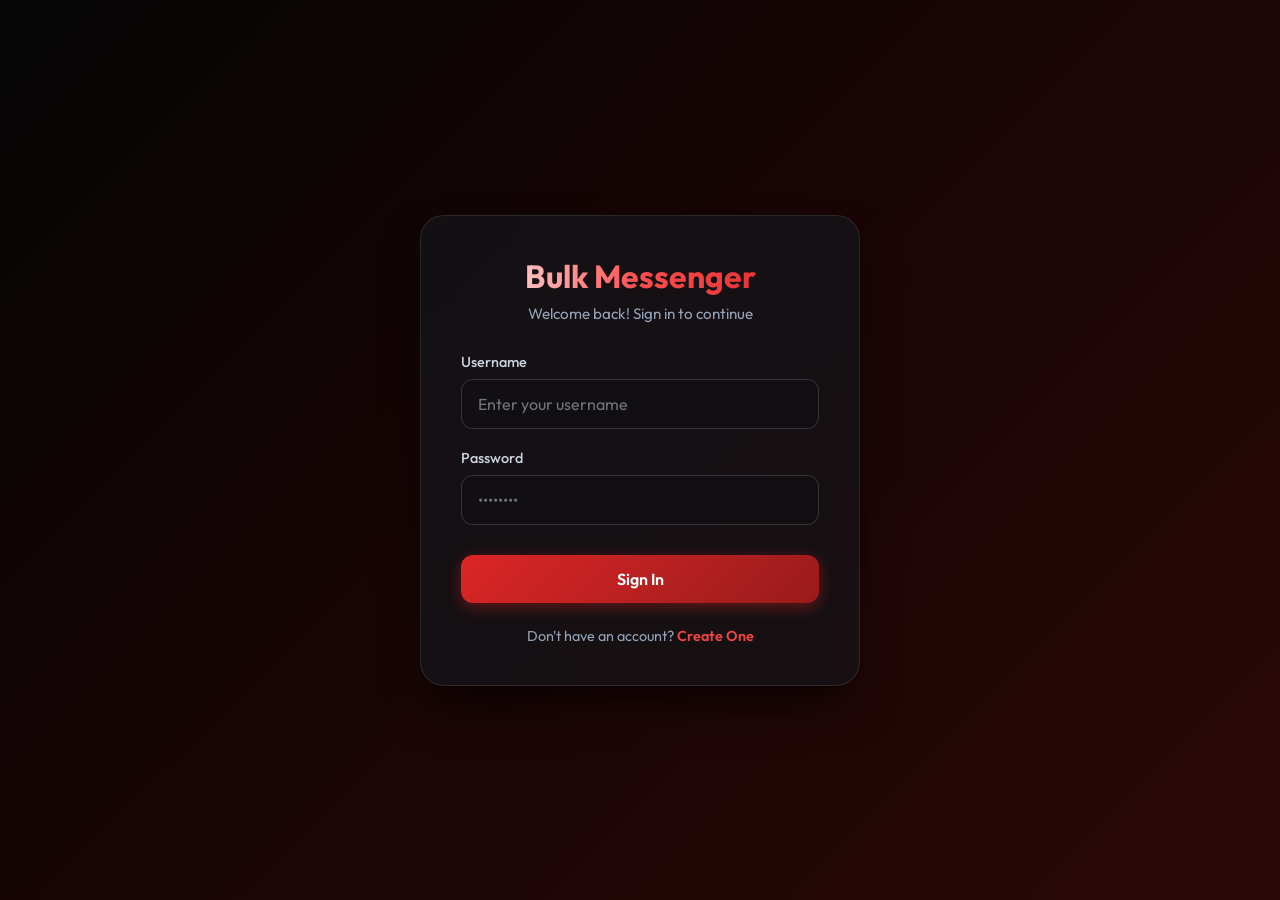
<file: templates/login.html>
<!DOCTYPE html>
<html lang="en">
<head>
    <meta charset="UTF-8">
    <meta name="viewport" content="width=device-width, initial-scale=1.0">
    <title>Login - Bulk Messenger</title>
    <link href="https://fonts.googleapis.com/css2?family=Outfit:wght@300;400;500;600;700&display=swap" rel="stylesheet">
    <style>
        * {
            box-sizing: border-box;
            margin: 0;
            padding: 0;
            font-family: 'Outfit', sans-serif;
        }
        body {
            background: linear-gradient(135deg, #050505 0%, #1a0505 50%, #2b0808 100%);
            min-height: 100vh;
            display: flex;
            align-items: center;
            justify-content: center;
            color: #f8fafc;
            padding: 20px;
        }
        .auth-card {
            background: rgba(20, 20, 24, 0.75);
            backdrop-filter: blur(16px);
            border: 1px solid rgba(255, 255, 255, 0.1);
            border-radius: 24px;
            padding: 40px;
            width: 100%;
            max-width: 440px;
            box-shadow: 0 25px 50px -12px rgba(0, 0, 0, 0.7);
            animation: fadeIn 0.6s ease-out;
        }
        @keyframes fadeIn {
            from { opacity: 0; transform: translateY(20px); }
            to { opacity: 1; transform: translateY(0); }
        }
        .logo-title {
            text-align: center;
            margin-bottom: 30px;
        }
        .logo-title h1 {
            font-size: 2rem;
            font-weight: 700;
            background: linear-gradient(to right, #ffffff, #ff4d4d, #dc2626);
            -webkit-background-clip: text;
            -webkit-text-fill-color: transparent;
            margin-bottom: 8px;
        }
        .logo-title p {
            color: #94a3b8;
            font-size: 0.95rem;
        }
        .form-group {
            margin-bottom: 20px;
        }
        .form-group label {
            display: block;
            margin-bottom: 8px;
            font-size: 0.9rem;
            font-weight: 500;
            color: #cbd5e1;
        }
        .form-group input {
            width: 100%;
            padding: 14px 16px;
            border-radius: 12px;
            border: 1px solid rgba(255, 255, 255, 0.15);
            background: rgba(15, 15, 20, 0.6);
            color: #fff;
            font-size: 1rem;
            outline: none;
            transition: all 0.3s ease;
        }
        .form-group input:focus {
            border-color: #ef4444;
            box-shadow: 0 0 0 4px rgba(239, 68, 68, 0.2);
        }
        .btn-submit {
            width: 100%;
            padding: 14px;
            border-radius: 12px;
            border: none;
            background: linear-gradient(135deg, #dc2626 0%, #991b1b 100%);
            color: #ffffff;
            font-size: 1rem;
            font-weight: 600;
            cursor: pointer;
            transition: all 0.3s ease;
            box-shadow: 0 4px 15px rgba(220, 38, 38, 0.4);
            margin-top: 10px;
        }
        .btn-submit:hover {
            opacity: 0.95;
            transform: translateY(-2px);
            box-shadow: 0 6px 20px rgba(220, 38, 38, 0.6);
        }
        .auth-footer {
            text-align: center;
            margin-top: 24px;
            font-size: 0.9rem;
            color: #94a3b8;
        }
        .auth-footer a {
            color: #ef4444;
            text-decoration: none;
            font-weight: 600;
            transition: color 0.2s;
        }
        .auth-footer a:hover {
            color: #ff6b6b;
        }
        .alert-box {
            padding: 12px 16px;
            border-radius: 10px;
            font-size: 0.9rem;
            margin-bottom: 20px;
            display: none;
        }
        .alert-error {
            background: rgba(239, 68, 68, 0.2);
            border: 1px solid rgba(239, 68, 68, 0.4);
            color: #fca5a5;
        }
    </style>
</head>
<body>
    <div class="auth-card">
        <div class="logo-title">
            <h1>Bulk Messenger</h1>
            <p>Welcome back! Sign in to continue</p>
        </div>
        
        <div id="alert-box" class="alert-box alert-error"></div>

        <form id="login-form">
            <div class="form-group">
                <label for="username">Username</label>
                <input type="text" id="username" required placeholder="Enter your username">
            </div>
            <div class="form-group">
                <label for="password">Password</label>
                <input type="password" id="password" required placeholder="••••••••">
            </div>
            <button type="submit" class="btn-submit" id="btn-login">Sign In</button>
        </form>

        <div class="auth-footer">
            Don't have an account? <a href="/signup">Create One</a>
        </div>
    </div>

    <script>
        const form = document.getElementById('login-form');
        const alertBox = document.getElementById('alert-box');
        const btnLogin = document.getElementById('btn-login');

        form.addEventListener('submit', async (e) => {
            e.preventDefault();
            alertBox.style.display = 'none';
            btnLogin.disabled = true;
            btnLogin.innerText = 'Signing in...';

            const username = document.getElementById('username').value;
            const password = document.getElementById('password').value;

            try {
                const res = await fetch('/login', {
                    method: 'POST',
                    headers: { 'Content-Type': 'application/json' },
                    body: JSON.stringify({ username, password })
                });
                const data = await res.json();

                if (data.success) {
                    window.location.href = data.redirect || '/';
                } else {
                    alertBox.innerText = data.message || 'Login failed.';
                    alertBox.style.display = 'block';
                    btnLogin.disabled = false;
                    btnLogin.innerText = 'Sign In';
                }
            } catch (err) {
                alertBox.innerText = 'Connection error. Please try again.';
                alertBox.style.display = 'block';
                btnLogin.disabled = false;
                btnLogin.innerText = 'Sign In';
            }
        });
    </script>
</body>
</html>
</file>
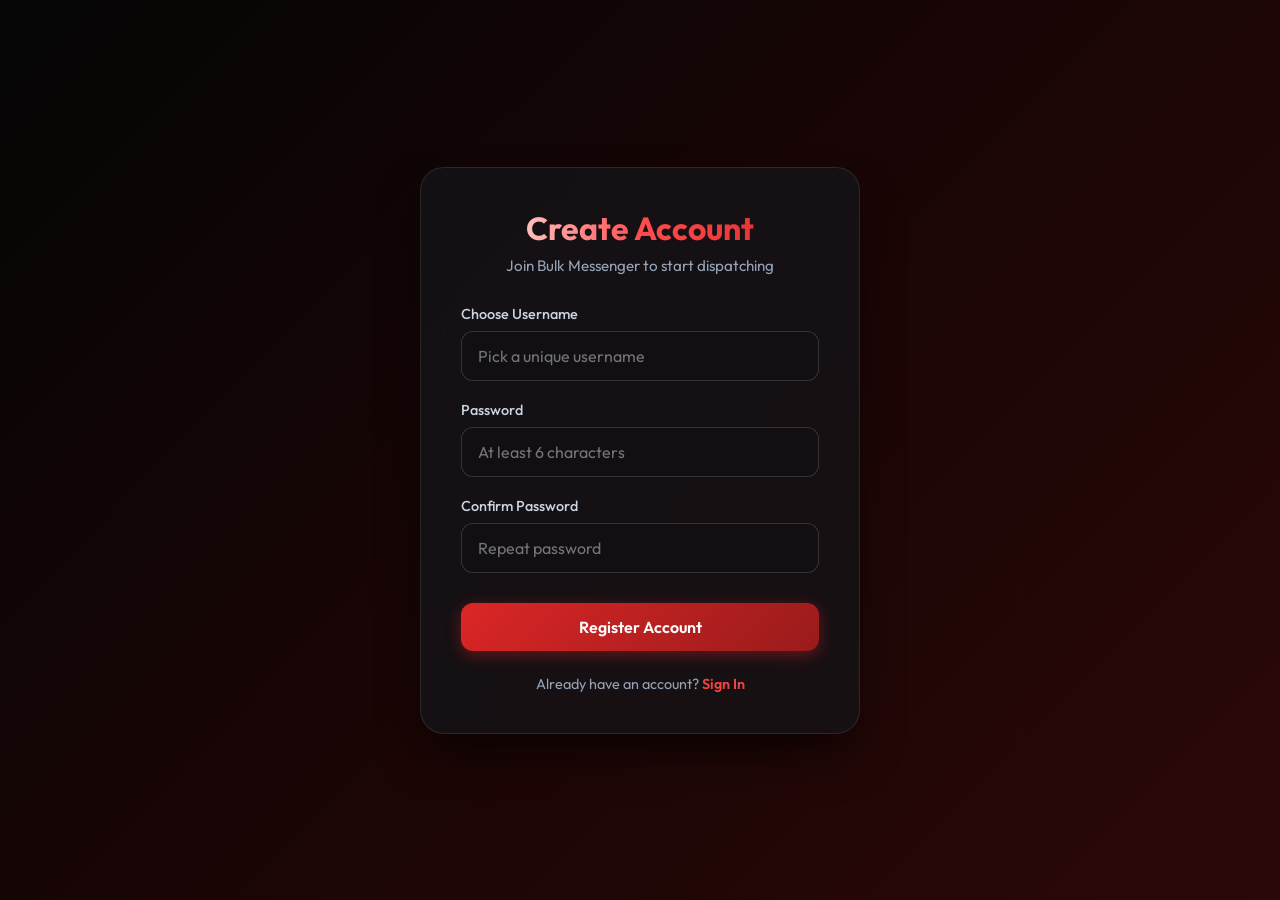
<file: templates/signup.html>
<!DOCTYPE html>
<html lang="en">
<head>
    <meta charset="UTF-8">
    <meta name="viewport" content="width=device-width, initial-scale=1.0">
    <title>Sign Up - Bulk Messenger</title>
    <link href="https://fonts.googleapis.com/css2?family=Outfit:wght@300;400;500;600;700&display=swap" rel="stylesheet">
    <style>
        * {
            box-sizing: border-box;
            margin: 0;
            padding: 0;
            font-family: 'Outfit', sans-serif;
        }
        body {
            background: linear-gradient(135deg, #050505 0%, #1a0505 50%, #2b0808 100%);
            min-height: 100vh;
            display: flex;
            align-items: center;
            justify-content: center;
            color: #f8fafc;
            padding: 20px;
        }
        .auth-card {
            background: rgba(20, 20, 24, 0.75);
            backdrop-filter: blur(16px);
            border: 1px solid rgba(255, 255, 255, 0.1);
            border-radius: 24px;
            padding: 40px;
            width: 100%;
            max-width: 440px;
            box-shadow: 0 25px 50px -12px rgba(0, 0, 0, 0.7);
            animation: fadeIn 0.6s ease-out;
        }
        @keyframes fadeIn {
            from { opacity: 0; transform: translateY(20px); }
            to { opacity: 1; transform: translateY(0); }
        }
        .logo-title {
            text-align: center;
            margin-bottom: 30px;
        }
        .logo-title h1 {
            font-size: 2rem;
            font-weight: 700;
            background: linear-gradient(to right, #ffffff, #ff4d4d, #dc2626);
            -webkit-background-clip: text;
            -webkit-text-fill-color: transparent;
            margin-bottom: 8px;
        }
        .logo-title p {
            color: #94a3b8;
            font-size: 0.95rem;
        }
        .form-group {
            margin-bottom: 20px;
        }
        .form-group label {
            display: block;
            margin-bottom: 8px;
            font-size: 0.9rem;
            font-weight: 500;
            color: #cbd5e1;
        }
        .form-group input {
            width: 100%;
            padding: 14px 16px;
            border-radius: 12px;
            border: 1px solid rgba(255, 255, 255, 0.15);
            background: rgba(15, 15, 20, 0.6);
            color: #fff;
            font-size: 1rem;
            outline: none;
            transition: all 0.3s ease;
        }
        .form-group input:focus {
            border-color: #ef4444;
            box-shadow: 0 0 0 4px rgba(239, 68, 68, 0.2);
        }
        .btn-submit {
            width: 100%;
            padding: 14px;
            border-radius: 12px;
            border: none;
            background: linear-gradient(135deg, #dc2626 0%, #991b1b 100%);
            color: #ffffff;
            font-size: 1rem;
            font-weight: 600;
            cursor: pointer;
            transition: all 0.3s ease;
            box-shadow: 0 4px 15px rgba(220, 38, 38, 0.4);
            margin-top: 10px;
        }
        .btn-submit:hover {
            opacity: 0.95;
            transform: translateY(-2px);
            box-shadow: 0 6px 20px rgba(220, 38, 38, 0.6);
        }
        .auth-footer {
            text-align: center;
            margin-top: 24px;
            font-size: 0.9rem;
            color: #94a3b8;
        }
        .auth-footer a {
            color: #ef4444;
            text-decoration: none;
            font-weight: 600;
            transition: color 0.2s;
        }
        .auth-footer a:hover {
            color: #ff6b6b;
        }
        .alert-box {
            padding: 12px 16px;
            border-radius: 10px;
            font-size: 0.9rem;
            margin-bottom: 20px;
            display: none;
        }
        .alert-error {
            background: rgba(239, 68, 68, 0.2);
            border: 1px solid rgba(239, 68, 68, 0.4);
            color: #fca5a5;
        }
        .alert-success {
            background: rgba(34, 197, 94, 0.2);
            border: 1px solid rgba(34, 197, 94, 0.4);
            color: #86efac;
        }
    </style>
</head>
<body>
    <div class="auth-card">
        <div class="logo-title">
            <h1>Create Account</h1>
            <p>Join Bulk Messenger to start dispatching</p>
        </div>
        
        <div id="alert-box" class="alert-box"></div>

        <form id="signup-form">
            <div class="form-group">
                <label for="username">Choose Username</label>
                <input type="text" id="username" required placeholder="Pick a unique username">
            </div>
            <div class="form-group">
                <label for="password">Password</label>
                <input type="password" id="password" required placeholder="At least 6 characters">
            </div>
            <div class="form-group">
                <label for="confirm_password">Confirm Password</label>
                <input type="password" id="confirm_password" required placeholder="Repeat password">
            </div>
            <button type="submit" class="btn-submit" id="btn-signup">Register Account</button>
        </form>

        <div class="auth-footer">
            Already have an account? <a href="/login">Sign In</a>
        </div>
    </div>

    <script>
        const form = document.getElementById('signup-form');
        const alertBox = document.getElementById('alert-box');
        const btnSignup = document.getElementById('btn-signup');

        form.addEventListener('submit', async (e) => {
            e.preventDefault();
            alertBox.style.display = 'none';
            alertBox.className = 'alert-box';

            const username = document.getElementById('username').value;
            const password = document.getElementById('password').value;
            const confirmPassword = document.getElementById('confirm_password').value;

            if (password !== confirmPassword) {
                alertBox.innerText = 'Passwords do not match.';
                alertBox.classList.add('alert-error');
                alertBox.style.display = 'block';
                return;
            }

            btnSignup.disabled = true;
            btnSignup.innerText = 'Creating Account...';

            try {
                const res = await fetch('/signup', {
                    method: 'POST',
                    headers: { 'Content-Type': 'application/json' },
                    body: JSON.stringify({ username, password })
                });
                const data = await res.json();

                if (data.success) {
                    alertBox.innerText = 'Account created successfully! Redirecting to login...';
                    alertBox.classList.add('alert-success');
                    alertBox.style.display = 'block';
                    setTimeout(() => {
                        window.location.href = '/login';
                    }, 1500);
                } else {
                    alertBox.innerText = data.message || 'Signup failed.';
                    alertBox.classList.add('alert-error');
                    alertBox.style.display = 'block';
                    btnSignup.disabled = false;
                    btnSignup.innerText = 'Register Account';
                }
            } catch (err) {
                alertBox.innerText = 'Connection error. Please try again.';
                alertBox.classList.add('alert-error');
                alertBox.style.display = 'block';
                btnSignup.disabled = false;
                btnSignup.innerText = 'Register Account';
            }
        });
    </script>
</body>
</html>
</file>
